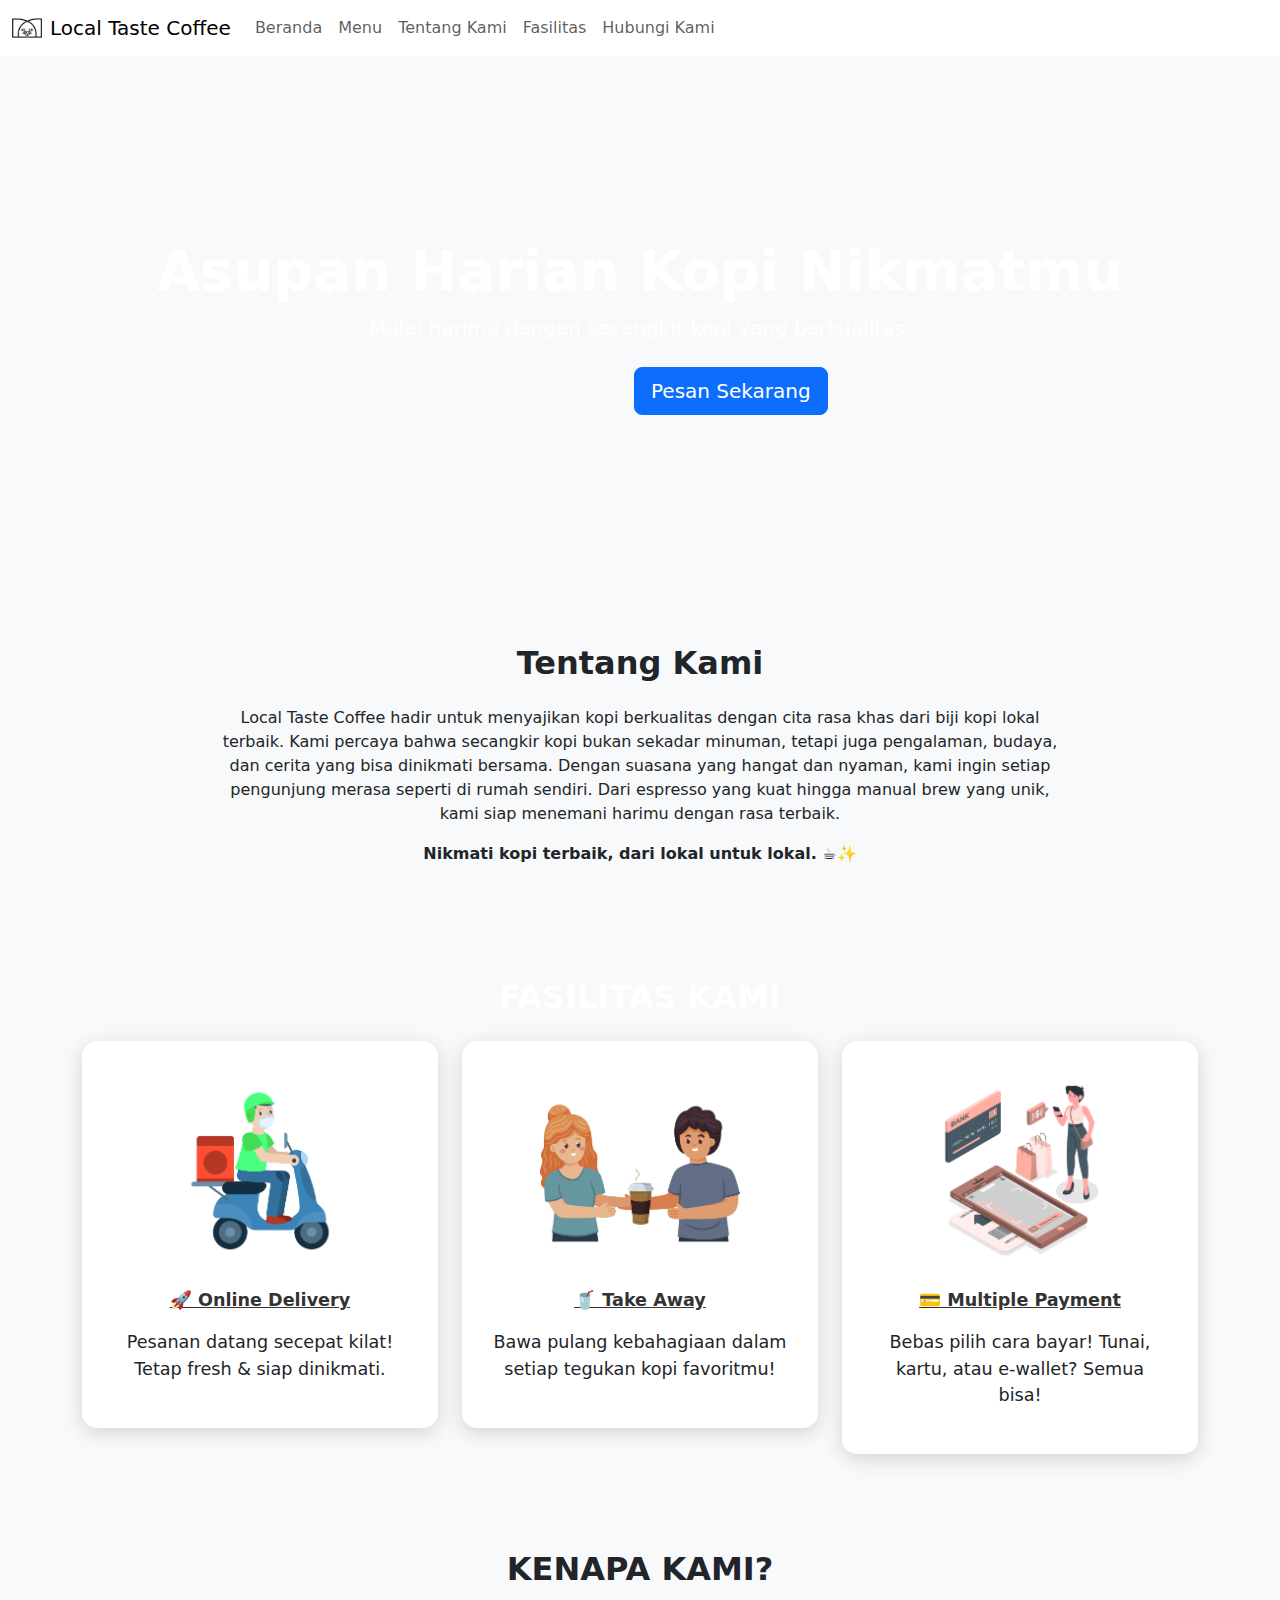
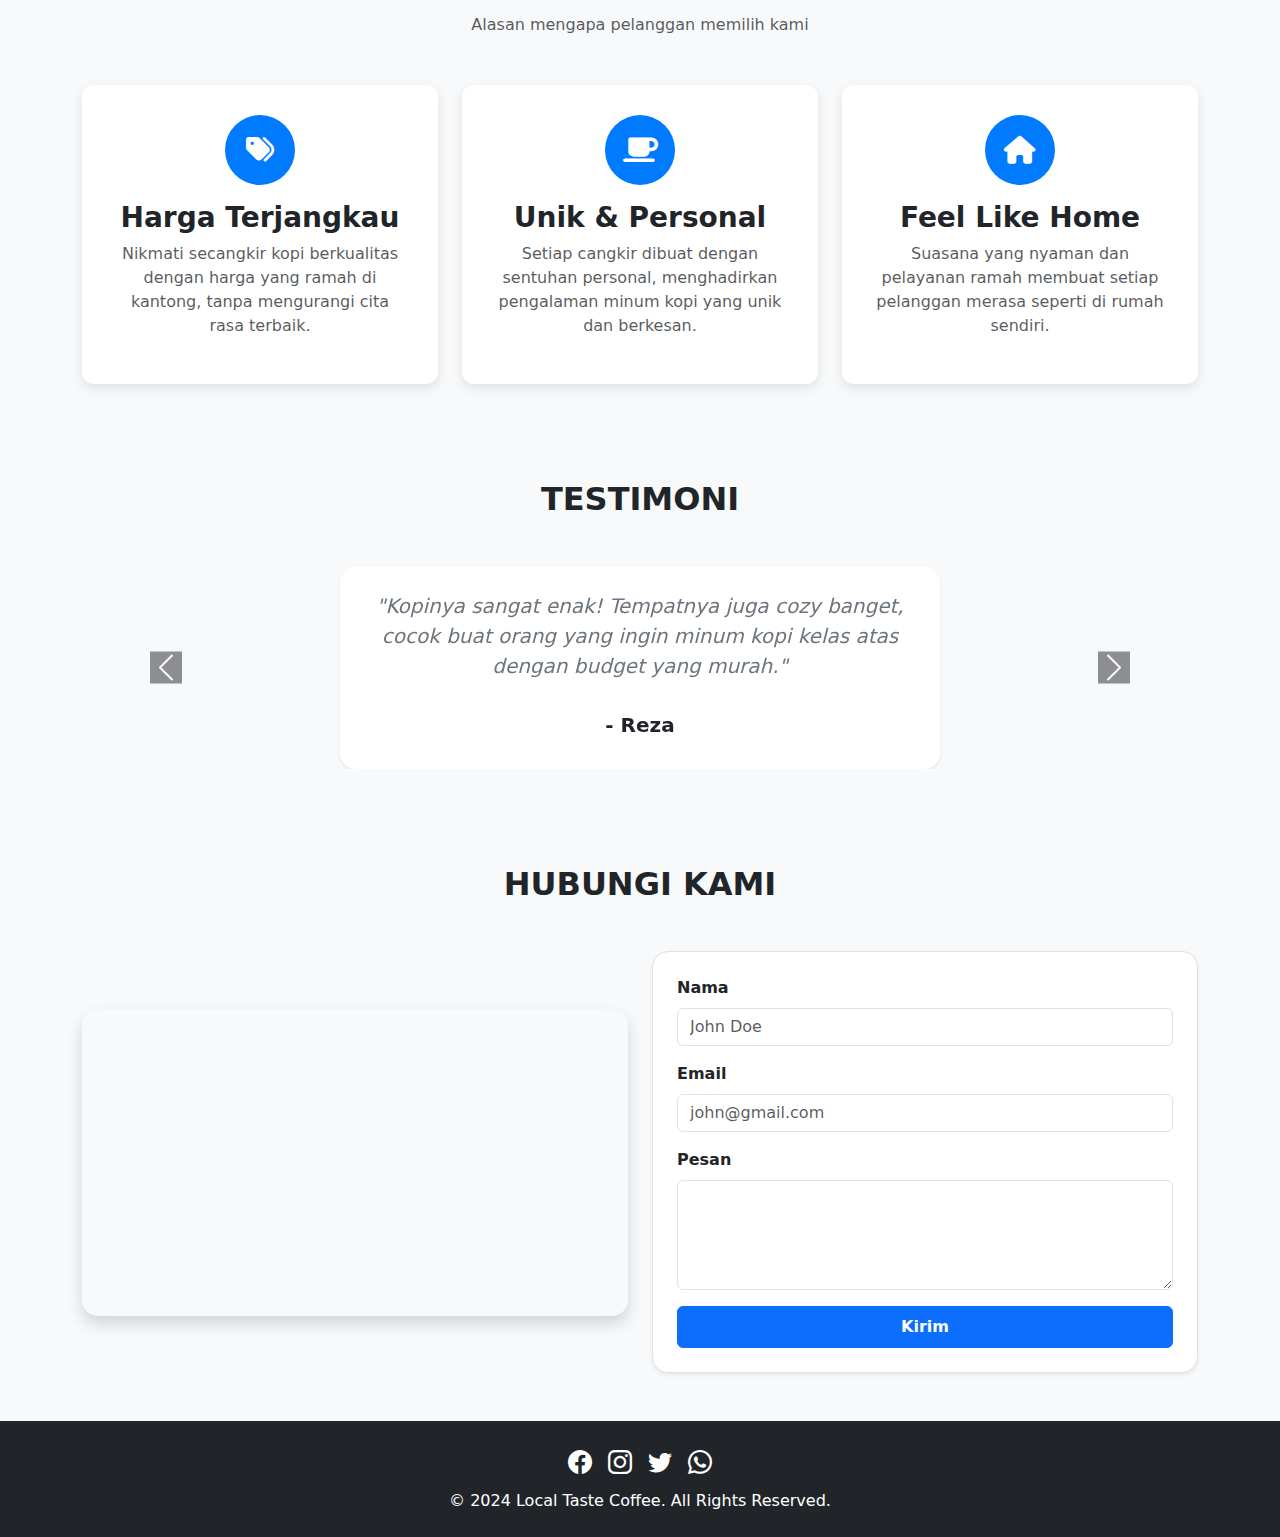
<file: index.html>
<!DOCTYPE html>
<html lang="en">
	<head>
		<meta charset="UTF-8" />
		<meta name="viewport" content="width=device-width, initial-scale=1.0" />
		<title>Local Taste Coffee</title>

		<!-- Bootstrap 5.3 -->
		<link
			href="https://cdn.jsdelivr.net/npm/bootstrap@5.3.3/dist/css/bootstrap.min.css"
			rel="stylesheet"
			integrity="sha384-QWTKZyjpPEjISv5WaRU9OFeRpok6YctnYmDr5pNlyT2bRjXh0JMhjY6hW+ALEwIH"
			crossorigin="anonymous"
		/>

		<!-- Google Font -->
		<link rel="preconnect" href="https://fonts.googleapis.com" />
		<link rel="preconnect" href="https://fonts.gstatic.com" crossorigin />
		<link
			href="https://fonts.googleapis.com/css2?family=Cookie&family=Inter:ital,opsz,wght@0,14..32,100..900;1,14..32,100..900&display=swap"
			rel="stylesheet"
		/>

		<!-- Font Awesome 6.5.1 -->
		<link
			rel="stylesheet"
			href="https://cdnjs.cloudflare.com/ajax/libs/font-awesome/6.5.1/css/all.min.css"
		/>

		<!-- Bootstrap Icons 1.11.3 -->
		<link
			rel="stylesheet"
			href="https://cdn.jsdelivr.net/npm/bootstrap-icons@1.11.3/font/bootstrap-icons.min.css"
		/>

		<link rel="stylesheet" href="css/style.css" />
	</head>

	<body class="bg-body-tertiary" class="font-primary">
		<!-- Navbar -->
		<nav class="navbar navbar-expand-lg bg-white">
			<div class="container-fluid">
				<a class="navbar-brand" href="/index.html">
					<img
						src="/img/Logo.png"
						alt="Logo"
						width="30"
						height="24"
						class="d-inline-block align-text-top me-2"
					/>Local Taste Coffee</a
				>
				<button
					class="navbar-toggler"
					type="button"
					data-bs-toggle="collapse"
					data-bs-target="#navbarNavDropdown"
					aria-controls="navbarNavDropdown"
					aria-expanded="false"
					aria-label="Toggle navigation"
				>
					<span class="navbar-toggler-icon"></span>
				</button>
				<div class="collapse navbar-collapse" id="navbarNavDropdown">
					<ul class="navbar-nav">
						<li class="nav-item">
							<a class="nav-link" aria-current="page" href="/index.html"
								>Beranda</a
							>
						</li>
						<li class="nav-item">
							<a class="nav-link" href="menu.html">Menu</a>
						</li>
						<li class="nav-item">
							<a class="nav-link" href="#tentangKami">Tentang Kami</a>
						</li>
						<li class="nav-item">
							<a class="nav-link" href="#fasilitas">Fasilitas</a>
						</li>
						<li class="nav-item">
							<a class="nav-link" href="#contact">Hubungi Kami</a>
						</li>
					</ul>
				</div>
			</div>
		</nav>

		<!-- Hero -->
		<section
			class="text-center d-flex flex-column justify-content-center align-items-center text-white"
			style="
				background: url('https://images.unsplash.com/photo-1447933601403-0c6688de566e?q=80&w=3161&auto=format&fit=crop&ixlib=rb-4.0.3&ixid=M3wxMjA3fDB8MHxwaG90by1wYWdlfHx8fGVufDB8fHx8fA%3D%3Dx`')
					center/cover no-repeat;
				height: 60vh;
			"
		>
			<div class="container">
				<h1 class="display-4 fw-bold">Asupan Harian Kopi Nikmatmu</h1>
				<p class="lead">Mulai harimu dengan secangkir kopi yang berkualitas.</p>

				<div class="mt-4">
					<a href="#" class="btn btn-outline-light btn-lg me-2">Eksplor Menu</a>
					<a
						href="https://r.grab.com/g/6-20250220_105138_3761E390103F497BAA0A1B494E79ADF9_MEXMPS-6-C62KMCDAR6NEME"
						class="btn btn-primary btn-lg"
						>Pesan Sekarang</a
					>
				</div>
			</div>
		</section>

		<!-- About -->
		<section class="py-5 bg-light" id="tentangKami">
			<div class="container text-center">
				<h2 class="fw-bold mb-4">Tentang Kami</h2>
				<div class="w-75 mx-auto">
					<p>
						Local Taste Coffee hadir untuk menyajikan kopi berkualitas dengan
						cita rasa khas dari biji kopi lokal terbaik. Kami percaya bahwa
						secangkir kopi bukan sekadar minuman, tetapi juga pengalaman,
						budaya, dan cerita yang bisa dinikmati bersama. Dengan suasana yang
						hangat dan nyaman, kami ingin setiap pengunjung merasa seperti di
						rumah sendiri. Dari espresso yang kuat hingga manual brew yang unik,
						kami siap menemani harimu dengan rasa terbaik.
						<span class="fw-bold d-block mt-3"
							>Nikmati kopi terbaik, dari lokal untuk lokal. ☕✨</span
						>
					</p>
				</div>
			</div>
		</section>

		<!-- Fasilitas -->
		<section class="py-5 text-dark" id="fasilitas">
			<div class="container text-center">
				<h2 class="fw-bold mb-4 text-uppercase text-glow">Fasilitas Kami</h2>

				<div class="row justify-content-center g-4">
					<div class="col-md-4">
						<div class="facility-card">
							<img
								src="img/Delivery.png"
								alt="Online Delivery"
								class="facility-img"
							/>
							<p class="fw-semibold mt-3"><u>🚀 Online Delivery</u></p>
							<p class="text-dark">
								Pesanan datang secepat kilat! Tetap fresh & siap dinikmati.
							</p>
						</div>
					</div>
					<div class="col-md-4">
						<div class="facility-card">
							<img
								src="/img/Takeaway.png"
								alt="Take Away"
								class="facility-img"
							/>
							<p class="fw-semibold mt-3"><u>🥤 Take Away</u></p>
							<p class="text-dark">
								Bawa pulang kebahagiaan dalam setiap tegukan kopi favoritmu!
							</p>
						</div>
					</div>
					<div class="col-md-4">
						<div class="facility-card">
							<img
								src="/img/MultiPayment.png"
								alt="Multiple Payment Method"
								class="facility-img"
							/>
							<p class="fw-semibold mt-3"><u>💳 Multiple Payment</u></p>
							<p class="text-dark">
								Bebas pilih cara bayar! Tunai, kartu, atau e-wallet? Semua bisa!
							</p>
						</div>
					</div>
				</div>
			</div>
		</section>

		<!-- Kenapa Kami -->
		<section class="py-5 bg-light">
			<div class="container text-center">
				<h2 class="fw-bold mb-4 text-uppercase">Kenapa Kami?</h2>
				<p class="text-muted mb-5">Alasan mengapa pelanggan memilih kami</p>

				<div class="row g-4">
					<div class="col-md-4">
						<div class="feature-card">
							<div class="icon-box">
								<i class="fas fa-tags"></i>
							</div>
							<h3 class="fw-semibold mt-3">Harga Terjangkau</h3>
							<p class="text-muted">
								Nikmati secangkir kopi berkualitas dengan harga yang ramah di
								kantong, tanpa mengurangi cita rasa terbaik.
							</p>
						</div>
					</div>
					<div class="col-md-4">
						<div class="feature-card">
							<div class="icon-box">
								<i class="fas fa-coffee"></i>
							</div>
							<h3 class="fw-semibold mt-3">Unik & Personal</h3>
							<p class="text-muted">
								Setiap cangkir dibuat dengan sentuhan personal, menghadirkan
								pengalaman minum kopi yang unik dan berkesan.
							</p>
						</div>
					</div>
					<div class="col-md-4">
						<div class="feature-card">
							<div class="icon-box">
								<i class="fas fa-home"></i>
							</div>
							<h3 class="fw-semibold mt-3">Feel Like Home</h3>
							<p class="text-muted">
								Suasana yang nyaman dan pelayanan ramah membuat setiap pelanggan
								merasa seperti di rumah sendiri.
							</p>
						</div>
					</div>
				</div>
			</div>
		</section>

		<!-- Testimoni -->
		<section class="py-5 bg-light">
			<div class="container-lg text-center">
				<h2 class="fw-bold mb-5 text-uppercase">Testimoni</h2>

				<div
					id="testimoniCarousel"
					class="carousel slide"
					data-bs-ride="carousel"
				>
					<div class="carousel-inner">
						<div class="carousel-item active">
							<div
								class="card border-0 shadow-sm p-4 rounded-4 mx-auto"
								style="max-width: 600px"
							>
								<p class="fst-italic text-secondary fs-5">
									"Kopinya sangat enak! Tempatnya juga cozy banget, cocok buat
									orang yang ingin minum kopi kelas atas dengan budget yang
									murah."
								</p>
								<h5 class="fw-bold mt-3 text-dark">- Reza</h5>
							</div>
						</div>
						<div class="carousel-item">
							<div
								class="card border-0 shadow-sm p-4 rounded-4 mx-auto"
								style="max-width: 600px"
							>
								<p class="fst-italic text-secondary fs-5">
									"Kopinya luar biasa! Pelayanannya ramah dan tempatnya nyaman
									banget."
								</p>
								<h5 class="fw-bold mt-3 text-dark">- Syahrani</h5>
							</div>
						</div>
						<div class="carousel-item">
							<div
								class="card border-0 shadow-sm p-4 rounded-4 mx-auto"
								style="max-width: 600px"
							>
								<p class="fst-italic text-secondary fs-5">
									"Aroma kopinya bikin rileks, rasanya juga seimbang dan nikmat.
									Pelayanannya ramah banget, serasa ngopi di rumah sendiri!"
								</p>
								<h5 class="fw-bold mt-3 text-dark">- Ramlah</h5>
							</div>
						</div>
					</div>

					<!-- Navigasi Carousel -->
					<button
						class="carousel-control-prev position-absolute start-0 top-50 translate-middle-y"
						type="button"
						data-bs-target="#testimoniCarousel"
						data-bs-slide="prev"
					>
						<span
							class="carousel-control-prev-icon bg-dark"
							aria-hidden="true"
						></span>
					</button>
					<button
						class="carousel-control-next position-absolute end-0 top-50 translate-middle-y"
						type="button"
						data-bs-target="#testimoniCarousel"
						data-bs-slide="next"
					>
						<span
							class="carousel-control-next-icon bg-dark"
							aria-hidden="true"
						></span>
					</button>
				</div>
			</div>
		</section>

		<!-- Hubungi Kami Section -->
		<section class="py-5">
			<div class="container">
				<h2 class="fw-bold text-center mb-5 text-uppercase">Hubungi Kami</h2>

				<!-- Alert -->
				<div
					class="alert alert-success alert-dismissible fade show d-none"
					role="alert"
				>
					<strong>Terima Kasih!</strong> Pesan anda telah kami terima.
					<button
						type="button"
						class="btn-close"
						data-bs-dismiss="alert"
						aria-label="Close"
					></button>
				</div>

				<div class="row g-4 align-items-center">
					<!-- Google Maps -->
					<div class="col-lg-6">
						<div class="ratio ratio-16x9">
							<iframe
								src="https://www.google.com/maps/embed?pb=!1m18!1m12!1m3!1d248.34734682069544!2d119.45000983475421!3d-5.17462937846142!2m3!1f0!2f0!3f0!3m2!1i1024!2i768!4f13.1!3m3!1m2!1s0x2dbee3ce2b61c13f%3A0x412133e50aa9c1d6!2sLocal%20Taste%20Coffee!5e0!3m2!1sen!2sid!4v1740041443003!5m2!1sen!2sid"
								style="border: 0"
								allowfullscreen="true"
								loading="lazy"
								referrerpolicy="no-referrer-when-downgrade"
								class="rounded-4 shadow"
							>
							</iframe>
						</div>
					</div>

					<!-- Form -->
					<div class="col-lg-6">
						<form
							name="submit-to-google-sheet"
							class="p-4 border rounded-4 shadow-sm bg-white"
						>
							<div class="mb-3">
								<label for="name" class="form-label fw-semibold">Nama</label>
								<input
									type="text"
									id="name"
									name="name"
									class="form-control"
									placeholder="John Doe"
									required
								/>
							</div>
							<div class="mb-3">
								<label for="email" class="form-label fw-semibold">Email</label>
								<input
									type="email"
									id="email"
									name="email"
									class="form-control"
									placeholder="john@gmail.com"
									required
								/>
							</div>
							<div class="mb-3">
								<label for="pesan" class="form-label fw-semibold">Pesan</label>
								<textarea
									id="pesan"
									name="pesan"
									class="form-control"
									rows="4"
									required
								></textarea>
							</div>
							<button
								type="submit"
								class="btn btn-primary w-100 fw-bold py-2 btn-kirim"
								id="submitButton"
							>
								Kirim
							</button>
							<button
								class="btn btn-primary btn-loading w-100 fw-bold py-2 d-none"
								type="button"
								disabled
							>
								<span
									class="spinner-border spinner-border-sm"
									aria-hidden="true"
								></span>
								<span role="status">Loading...</span>
							</button>
						</form>
					</div>
				</div>
			</div>
		</section>

		<!-- Footer -->
		<footer class="bg-dark text-white py-4">
			<div class="container text-center">
				<div class="d-flex justify-content-center gap-3">
					<a href="#" class="text-white fs-4"><i class="bi bi-facebook"></i></a>
					<a href="#" class="text-white fs-4"
						><i class="bi bi-instagram"></i
					></a>
					<a href="#" class="text-white fs-4"><i class="bi bi-twitter"></i></a>
					<a href="#" class="text-white fs-4"><i class="bi bi-whatsapp"></i></a>
				</div>
				<p class="mt-2 mb-0">
					&copy; 2024 Local Taste Coffee. All Rights Reserved.
				</p>
			</div>
		</footer>

		<script
			src="https://cdn.jsdelivr.net/npm/bootstrap@5.3.3/dist/js/bootstrap.bundle.min.js"
			integrity="sha384-YvpcrYf0tY3lHB60NNkmXc5s9fDVZLESaAA55NDzOxhy9GkcIdslK1eN7N6jIeHz"
			crossorigin="anonymous"
		></script>

		<script src="js/script.js"></script>
	</body>
</html>
</file>
<file: css/style.css>
.font-primary {
	font-family: "Inter", serif;
}

.font-secondary {
	font-family: "Cookie", serif;
}

/* Background Section */
/* Background Section dengan Blur */
#fasilitas {
	position: relative;
	padding: 5rem 0;
	overflow: hidden;
}

#fasilitas::before {
	content: "";
	position: absolute;
	top: 0;
	left: 0;
	width: 100%;
	height: 100%;
	background: url("https://images.unsplash.com/photo-1509785307050-d4066910ec1e?q=80&w=2965&auto=format&fit=crop&ixlib=rb-4.0.3&ixid=M3wxMjA3fDB8MHxwaG90by1wYWdlfHx8fGVufDB8fHx8fA%3D%3D")
		center/cover no-repeat;
	filter: blur(1px); /* Efek blur */
	z-index: -1;
	scale: 1.2;
}

/* Desain Kartu */
.facility-card {
	background: #fff;
	border-radius: 15px;
	padding: 30px;
	text-align: center;
	position: relative;
	overflow: hidden;
	box-shadow: 0 5px 20px rgba(0, 0, 0, 0.15);
	transition: transform 0.2s ease-in-out;
}

/* Style Gambar */
.facility-img {
	width: 200px; /* Perbesar gambar */
}

/* Teks */
.facility-card p {
	color: #333;
	font-size: 1.1rem;
}

/* Heading */
#fasilitas h2 {
	color: #fff;
	position: relative;
	z-index: 1;
}

/* Styling Feature Card */
.feature-card {
	background: #fff;
	padding: 30px;
	border-radius: 12px;
	box-shadow: 0 4px 12px rgba(0, 0, 0, 0.1);
	transition: transform 0.3s ease, box-shadow 0.3s ease;
	text-align: center;
}

.feature-card:hover {
	transform: translateY(-5px);
	box-shadow: 0 6px 16px rgba(0, 0, 0, 0.15);
}

/* Icon Box */
.icon-box {
	width: 70px;
	height: 70px;
	background: #007bff;
	color: white;
	font-size: 28px;
	display: flex;
	align-items: center;
	justify-content: center;
	border-radius: 50%;
	margin: 0 auto;
}

/* Responsive Font */
@media (max-width: 768px) {
	.feature-card {
		padding: 25px;
	}
	.icon-box {
		width: 60px;
		height: 60px;
		font-size: 24px;
	}
}

.hover-zoom {
	transition: transform 0.3s ease-in-out;
}

.hover-zoom:hover {
	transform: scale(1.05);
}

/* Efek Hover & Focus pada Input */
.form-control:focus {
	border-color: #0d6efd;
	box-shadow: 0 0 10px rgba(13, 110, 253, 0.25);
}

/* Animasi Hover pada Tombol */
.btn-primary {
	transition: all 0.3s ease-in-out;
}

.btn-primary:hover {
	background-color: #0b5ed7;
	transform: scale(1.03);
}

footer a {
	transition: color 0.3s ease-in-out, transform 0.2s ease-in-out;
}
footer a:hover {
	color: #0d6efd;
	transform: scale(1.2);
}
</file>
